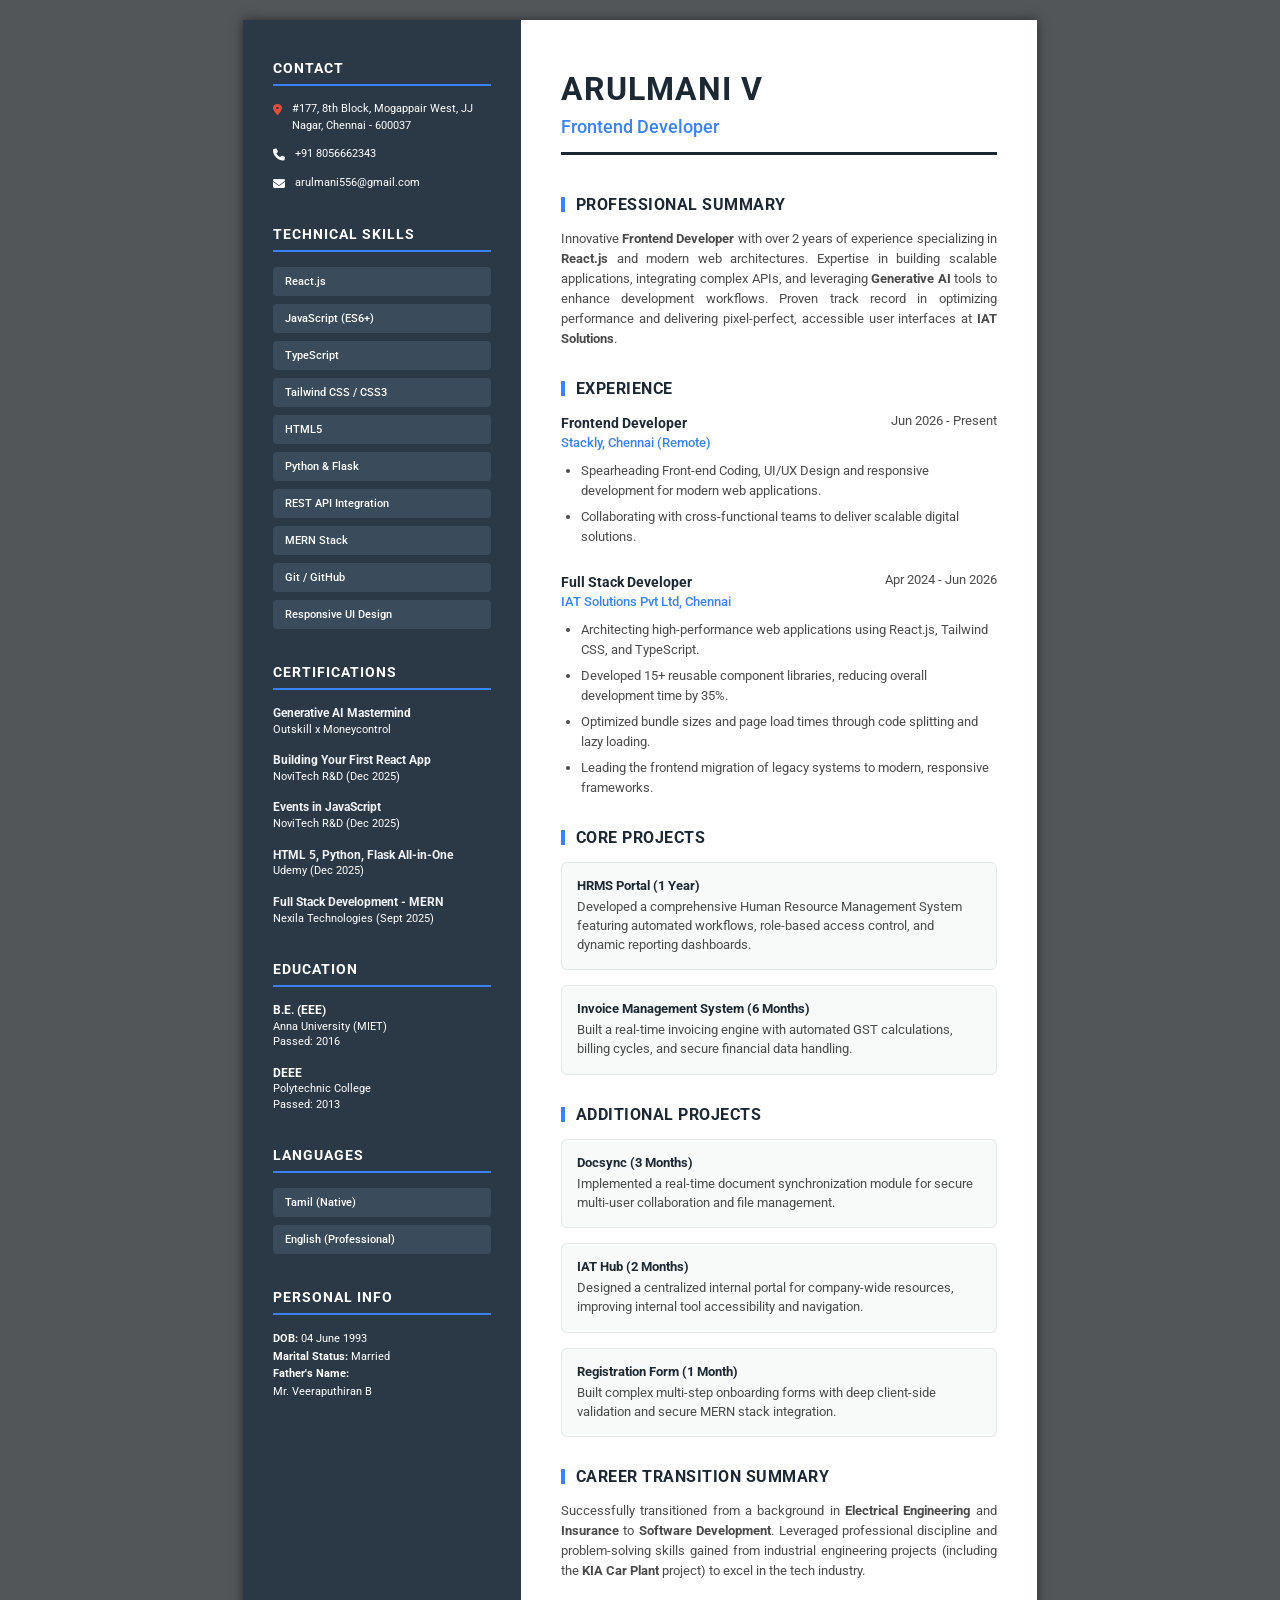
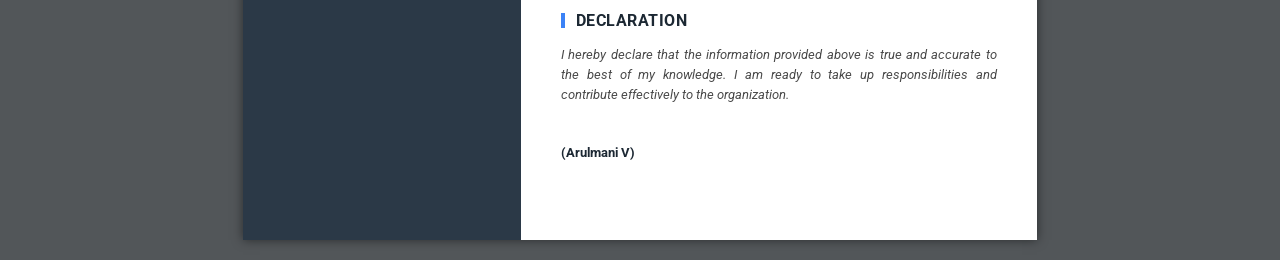
<file: resume.html>
<!DOCTYPE html>
<html lang="en">
<head>
    <meta charset="UTF-8">
    <meta name="viewport" content="width=device-width, initial-scale=1.0">
    <title>Arulmani V - Resume</title>
    <!-- Google Fonts -->
    <link rel="preconnect" href="https://fonts.googleapis.com">
    <link rel="preconnect" href="https://fonts.gstatic.com" crossorigin>
    <link href="https://fonts.googleapis.com/css2?family=Roboto:wght@400;500;700&display=swap" rel="stylesheet">
    <link rel="stylesheet" href="https://cdnjs.cloudflare.com/ajax/libs/font-awesome/6.4.0/css/all.min.css">
    <link rel="stylesheet" href="css/resume.css">
</head>
<body>
    <div class="resume-container">
        
        <!-- Left Sidebar -->
        <aside class="sidebar">
            <!-- Contact Section -->
            <div class="section-block">
                <h2 class="section-title">CONTACT</h2>
                <div class="contact-item">
                    <i class="fa-solid fa-location-dot contact-icon red-icon"></i>
                    <span>#177, 8th Block, Mogappair West, JJ Nagar, Chennai - 600037</span>
                </div>
                <div class="contact-item">
                    <i class="fa-solid fa-phone contact-icon"></i>
                    <span>+91 8056662343</span>
                </div>
                <div class="contact-item">
                    <i class="fa-solid fa-envelope contact-icon"></i>
                    <span>arulmani556@gmail.com</span>
                </div>
            </div>

            <!-- Technical Skills Section -->
            <div class="section-block mt-xl">
                <h2 class="section-title">TECHNICAL SKILLS</h2>
                <div class="skills-list">
                    <div class="skill-pill">React.js</div>
                    <div class="skill-pill">JavaScript (ES6+)</div>
                    <div class="skill-pill">TypeScript</div>
                    <div class="skill-pill">Tailwind CSS / CSS3</div>
                    <div class="skill-pill">HTML5</div>
                    <div class="skill-pill">Python & Flask</div>
                    <div class="skill-pill">REST API Integration</div>
                    <div class="skill-pill">MERN Stack</div>
                    <div class="skill-pill">Git / GitHub</div>
                    <div class="skill-pill">Responsive UI Design</div>
                </div>
            </div>

            <!-- Certifications Section -->
            <div class="section-block mt-xl page-break-after">
                <h2 class="section-title">CERTIFICATIONS</h2>
                <div class="cert-list">
                    <div class="cert-item">
                        <strong>Generative AI Mastermind</strong><br>
                        Outskill x Moneycontrol
                    </div>
                    <div class="cert-item">
                        <strong>Building Your First React App</strong><br>
                        NoviTech R&D (Dec 2025)
                    </div>
                    <div class="cert-item">
                        <strong>Events in JavaScript</strong><br>
                        NoviTech R&D (Dec 2025)
                    </div>
                    <div class="cert-item">
                        <strong>HTML 5, Python, Flask All-in-One</strong><br>
                        Udemy (Dec 2025)
                    </div>
                    <div class="cert-item">
                        <strong>Full Stack Development - MERN</strong><br>
                        Nexila Technologies (Sept 2025)
                    </div>
                </div>
            </div>

            <!-- Education Section -->
            <div class="section-block mt-xl">
                <h2 class="section-title">EDUCATION</h2>
                <div class="edu-item">
                    <strong>B.E. (EEE)</strong><br>
                    Anna University (MIET)<br>
                    Passed: 2016
                </div>
                <div class="edu-item">
                    <strong>DEEE</strong><br>
                    Polytechnic College<br>
                    Passed: 2013
                </div>
            </div>

            <!-- Languages Section -->
            <div class="section-block mt-xl">
                <h2 class="section-title">LANGUAGES</h2>
                <div class="skills-list">
                    <div class="skill-pill">Tamil (Native)</div>
                    <div class="skill-pill">English (Professional)</div>
                </div>
            </div>

            <!-- Personal Info Section -->
            <div class="section-block mt-xl">
                <h2 class="section-title">PERSONAL INFO</h2>
                <div class="personal-info">
                    <strong>DOB:</strong> 04 June 1993<br>
                    <strong>Marital Status:</strong> Married<br>
                    <strong>Father's Name:</strong><br>
                    Mr. Veeraputhiran B
                </div>
            </div>
        </aside>

        <!-- Right Main Content -->
        <main class="main-content">
            <!-- Header -->
            <header class="resume-header">
                <h1 class="name">ARULMANI V</h1>
                <h3 class="role">Frontend Developer</h3>
            </header>

            <!-- Professional Summary -->
            <section class="main-section">
                <h2 class="main-title">PROFESSIONAL SUMMARY</h2>
                <p class="paragraph">
                    Innovative <strong>Frontend Developer</strong> with over 2 years of experience specializing in <strong>React.js</strong> and modern web architectures. Expertise in building scalable applications, integrating complex APIs, and leveraging <strong>Generative AI</strong> tools to enhance development workflows. Proven track record in optimizing performance and delivering pixel-perfect, accessible user interfaces at <strong>IAT Solutions</strong>.
                </p>
            </section>

            <!-- Experience -->
            <section class="main-section">
                <h2 class="main-title">EXPERIENCE</h2>
                <div class="job-header">
                    <div>
                        <strong>Frontend Developer</strong><br>
                        <span class="company-name">Stackly, Chennai (Remote)</span>
                    </div>
                    <div class="job-date">Jun 2026 - Present</div>
                </div>
                <ul class="bullet-list" style="margin-bottom: 25px;">
                    <li>Spearheading Front-end Coding, UI/UX Design and responsive development for modern web applications.</li>
                    <li>Collaborating with cross-functional teams to deliver scalable digital solutions.</li>
                </ul>

                <div class="job-header">
                    <div>
                        <strong>Full Stack Developer</strong><br>
                        <span class="company-name">IAT Solutions Pvt Ltd, Chennai</span>
                    </div>
                    <div class="job-date">Apr 2024 - Jun 2026</div>
                </div>
                <ul class="bullet-list">
                    <li>Architecting high-performance web applications using React.js, Tailwind CSS, and TypeScript.</li>
                    <li>Developed 15+ reusable component libraries, reducing overall development time by 35%.</li>
                    <li>Optimized bundle sizes and page load times through code splitting and lazy loading.</li>
                    <li>Leading the frontend migration of legacy systems to modern, responsive frameworks.</li>
                </ul>
            </section>

            <!-- Core Projects -->
            <section class="main-section">
                <h2 class="main-title">CORE PROJECTS</h2>
                
                <div class="project-card">
                    <strong>HRMS Portal (1 Year)</strong>
                    <p>Developed a comprehensive Human Resource Management System featuring automated workflows, role-based access control, and dynamic reporting dashboards.</p>
                </div>

                <div class="project-card">
                    <strong>Invoice Management System (6 Months)</strong>
                    <p>Built a real-time invoicing engine with automated GST calculations, billing cycles, and secure financial data handling.</p>
                </div>
            </section>

            <!-- Additional Projects -->
            <section class="main-section page-break-before">
                <h2 class="main-title">ADDITIONAL PROJECTS</h2>
                
                <div class="project-card">
                    <strong>Docsync (3 Months)</strong>
                    <p>Implemented a real-time document synchronization module for secure multi-user collaboration and file management.</p>
                </div>

                <div class="project-card">
                    <strong>IAT Hub (2 Months)</strong>
                    <p>Designed a centralized internal portal for company-wide resources, improving internal tool accessibility and navigation.</p>
                </div>

                <div class="project-card">
                    <strong>Registration Form (1 Month)</strong>
                    <p>Built complex multi-step onboarding forms with deep client-side validation and secure MERN stack integration.</p>
                </div>
            </section>

            <!-- Career Transition Summary -->
            <section class="main-section">
                <h2 class="main-title">CAREER TRANSITION SUMMARY</h2>
                <p class="paragraph">
                    Successfully transitioned from a background in <strong>Electrical Engineering</strong> and <strong>Insurance</strong> to <strong>Software Development</strong>. Leveraged professional discipline and problem-solving skills gained from industrial engineering projects (including the <strong>KIA Car Plant</strong> project) to excel in the tech industry.
                </p>
            </section>

            <!-- Declaration -->
            <section class="main-section">
                <h2 class="main-title">DECLARATION</h2>
                <p class="paragraph declaration-text">
                    <i>I hereby declare that the information provided above is true and accurate to the best of my knowledge. I am ready to take up responsibilities and contribute effectively to the organization.</i>
                </p>
                <div class="signature">
                    <strong>(Arulmani V)</strong>
                </div>
            </section>

        </main>
    </div>
</body>
</html>
</file>
<file: css/resume.css>
* {
    margin: 0;
    padding: 0;
    box-sizing: border-box;
}

body {
    background-color: #525659; /* PDF viewer grey background */
    font-family: 'Roboto', sans-serif;
    color: #333;
    -webkit-font-smoothing: antialiased;
}

/* Page Container (A4 Size) */
.resume-container {
    display: flex;
    width: 210mm;
    min-height: 297mm;
    background-color: #fff;
    margin: 20px auto;
    box-shadow: 0 0 10px rgba(0,0,0,0.5);
    overflow: hidden;
}

/* Print CSS */
@media print {
    body {
        background-color: #fff;
        margin: 0;
    }
    .resume-container {
        margin: 0;
        box-shadow: none;
        width: 100%;
        min-height: 100%;
        page-break-inside: avoid;
    }
    .page-break-after {
        page-break-after: always;
    }
    .page-break-before {
        page-break-before: always;
        padding-top: 20mm;
    }
}

/* Sidebar Styling (Left Column) */
.sidebar {
    width: 35%;
    background-color: #2b3947;
    color: #fff;
    padding: 40px 30px;
}

.section-block {
    margin-bottom: 25px;
}

.section-block.mt-xl {
    margin-top: 35px;
}

.sidebar .section-title {
    font-size: 14px;
    font-weight: 700;
    letter-spacing: 1px;
    margin-bottom: 15px;
    padding-bottom: 8px;
    border-bottom: 2px solid #3b82f6; /* Blue accent line */
    text-transform: uppercase;
}

.contact-item {
    display: flex;
    align-items: flex-start;
    gap: 10px;
    font-size: 11px;
    line-height: 1.5;
    margin-bottom: 12px;
}

.contact-icon {
    margin-top: 3px;
    font-size: 12px;
}
.red-icon {
    color: #e74c3c;
}

.skills-list {
    display: flex;
    flex-direction: column;
    gap: 8px;
}

.skill-pill {
    background-color: #3a4b5c;
    padding: 8px 12px;
    border-radius: 4px;
    font-size: 11px;
    font-weight: 500;
}

.cert-list {
    display: flex;
    flex-direction: column;
    gap: 15px;
}

.cert-item {
    font-size: 11px;
    line-height: 1.4;
}

.cert-item strong {
    font-size: 12px;
    color: #f1f2f6;
}

.edu-item {
    font-size: 11px;
    line-height: 1.4;
    margin-bottom: 15px;
}
.edu-item strong {
    font-size: 12px;
}

.personal-info {
    font-size: 11px;
    line-height: 1.6;
}

/* Main Content Styling (Right Column) */
.main-content {
    width: 65%;
    padding: 50px 40px;
}

.resume-header {
    margin-bottom: 40px;
    border-bottom: 3px solid #1c2833;
    padding-bottom: 15px;
}

.name {
    font-size: 32px;
    color: #1c2833;
    font-weight: 700;
    letter-spacing: 1px;
    margin-bottom: 8px;
}

.role {
    font-size: 18px;
    color: #3b82f6;
    font-weight: 500;
}

.main-section {
    margin-bottom: 30px;
}

.main-title {
    font-size: 16px;
    color: #1c2833;
    font-weight: 700;
    margin-bottom: 15px;
    position: relative;
    padding-left: 15px;
    letter-spacing: 0.5px;
}

.main-title::before {
    content: '';
    position: absolute;
    left: 0;
    top: 2px;
    bottom: 2px;
    width: 4px;
    background-color: #3b82f6;
}

.paragraph {
    font-size: 12.5px;
    line-height: 1.6;
    color: #4a4a4a;
    text-align: justify;
}

.job-header {
    display: flex;
    justify-content: space-between;
    align-items: flex-start;
    margin-bottom: 10px;
}

.job-header strong {
    font-size: 14px;
    color: #1c2833;
}

.company-name {
    font-size: 13px;
    color: #3b82f6;
    font-weight: 500;
}

.job-date {
    font-size: 12.5px;
    color: #4a4a4a;
}

.bullet-list {
    padding-left: 20px;
    font-size: 12.5px;
    line-height: 1.6;
    color: #4a4a4a;
    list-style-type: disc;
}
.bullet-list li {
    margin-bottom: 6px;
}

.project-card {
    background-color: #f8f9f9;
    border: 1px solid #e5e8e8;
    border-radius: 6px;
    padding: 15px;
    margin-bottom: 15px;
}
.project-card strong {
    display: block;
    font-size: 13px;
    color: #1c2833;
    margin-bottom: 5px;
}
.project-card p {
    font-size: 12.5px;
    line-height: 1.5;
    color: #4a4a4a;
    margin: 0;
}

.declaration-text {
    margin-bottom: 40px;
}

.signature {
    font-size: 13px;
    color: #1c2833;
    margin-top: 30px;
}
</file>
